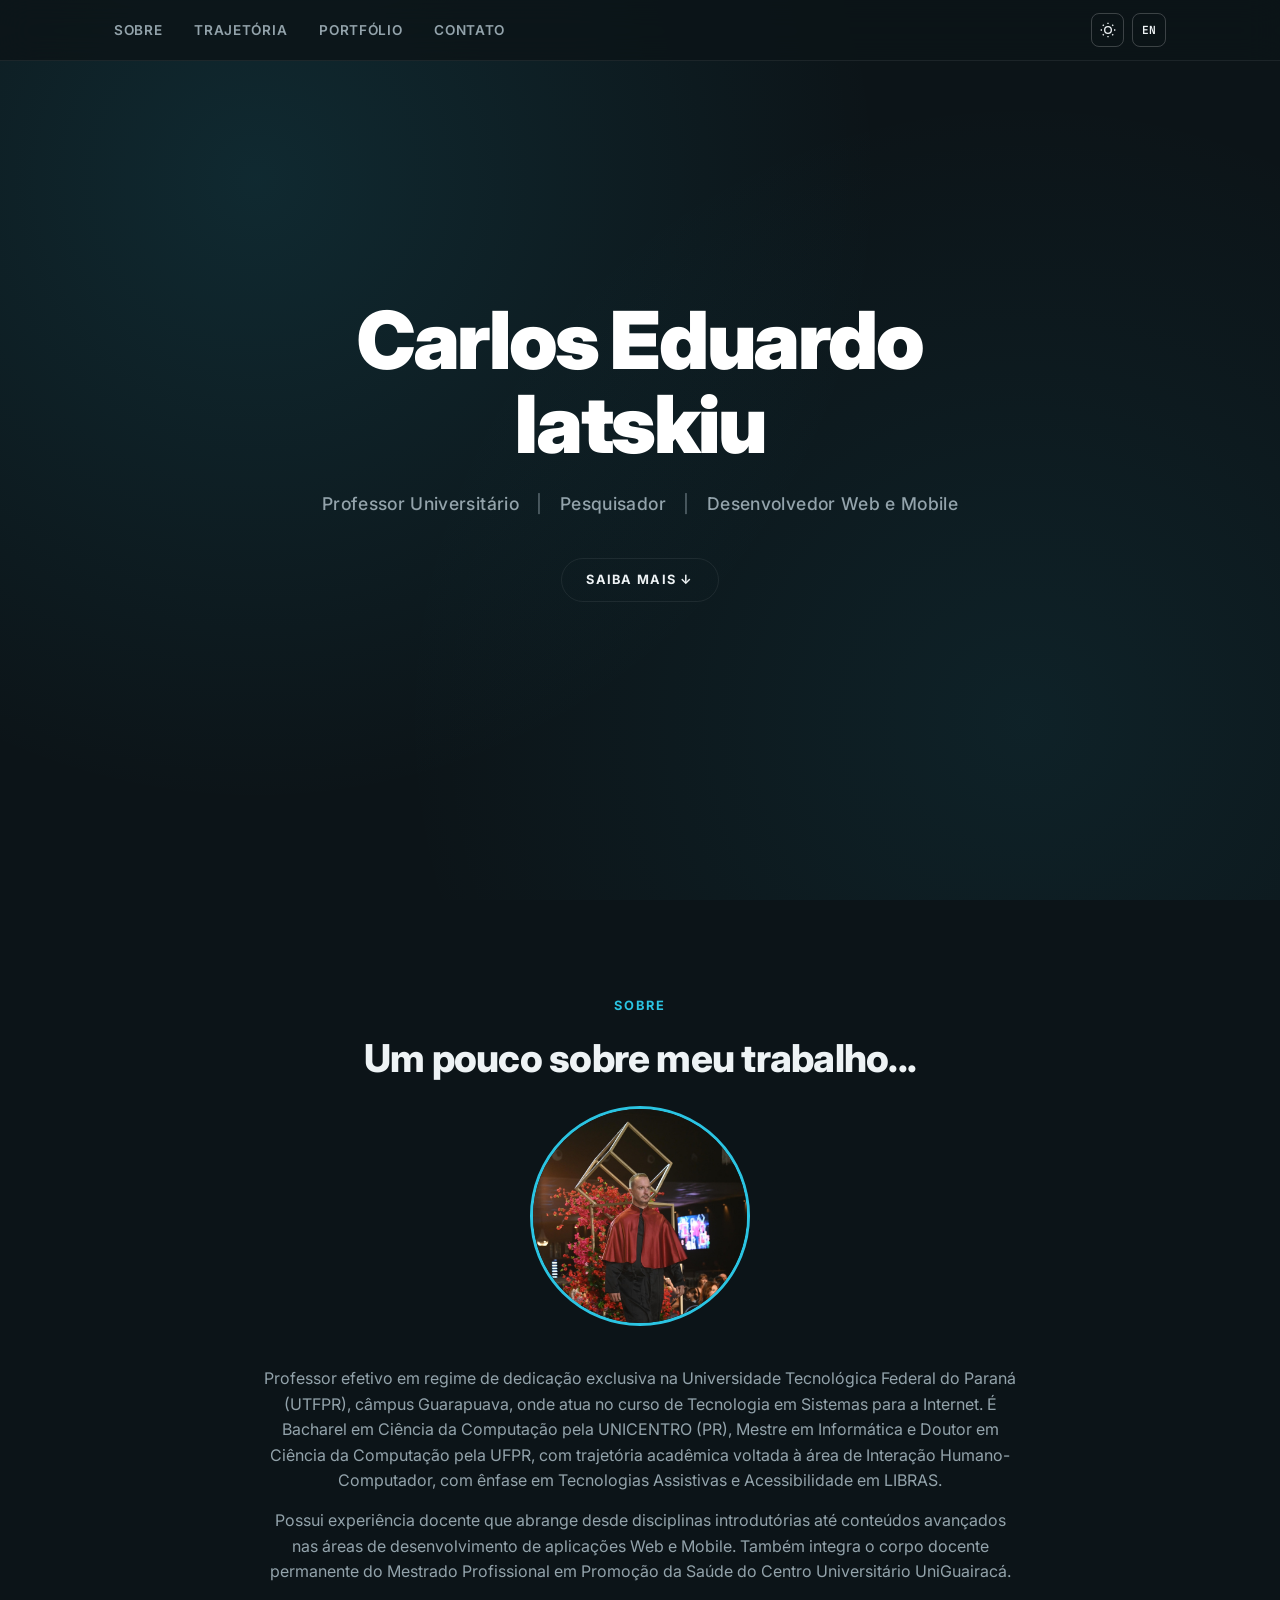
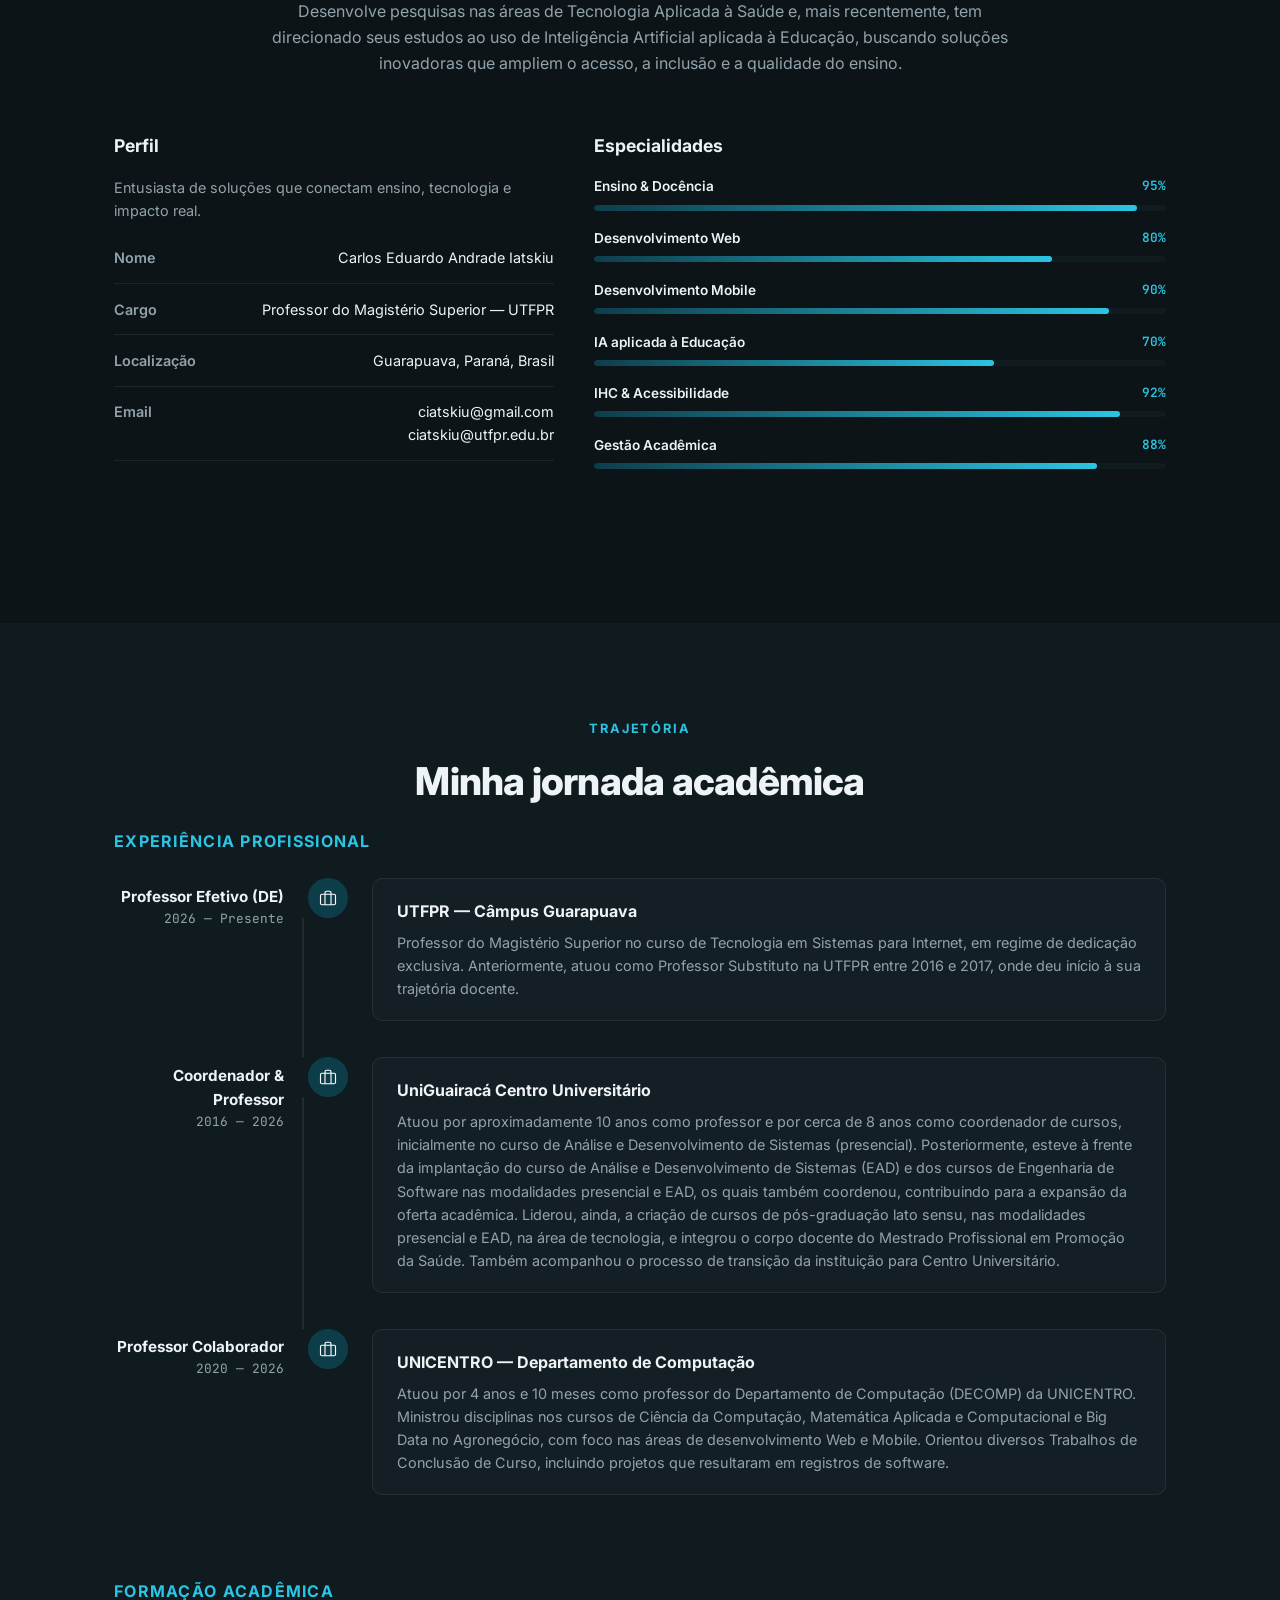
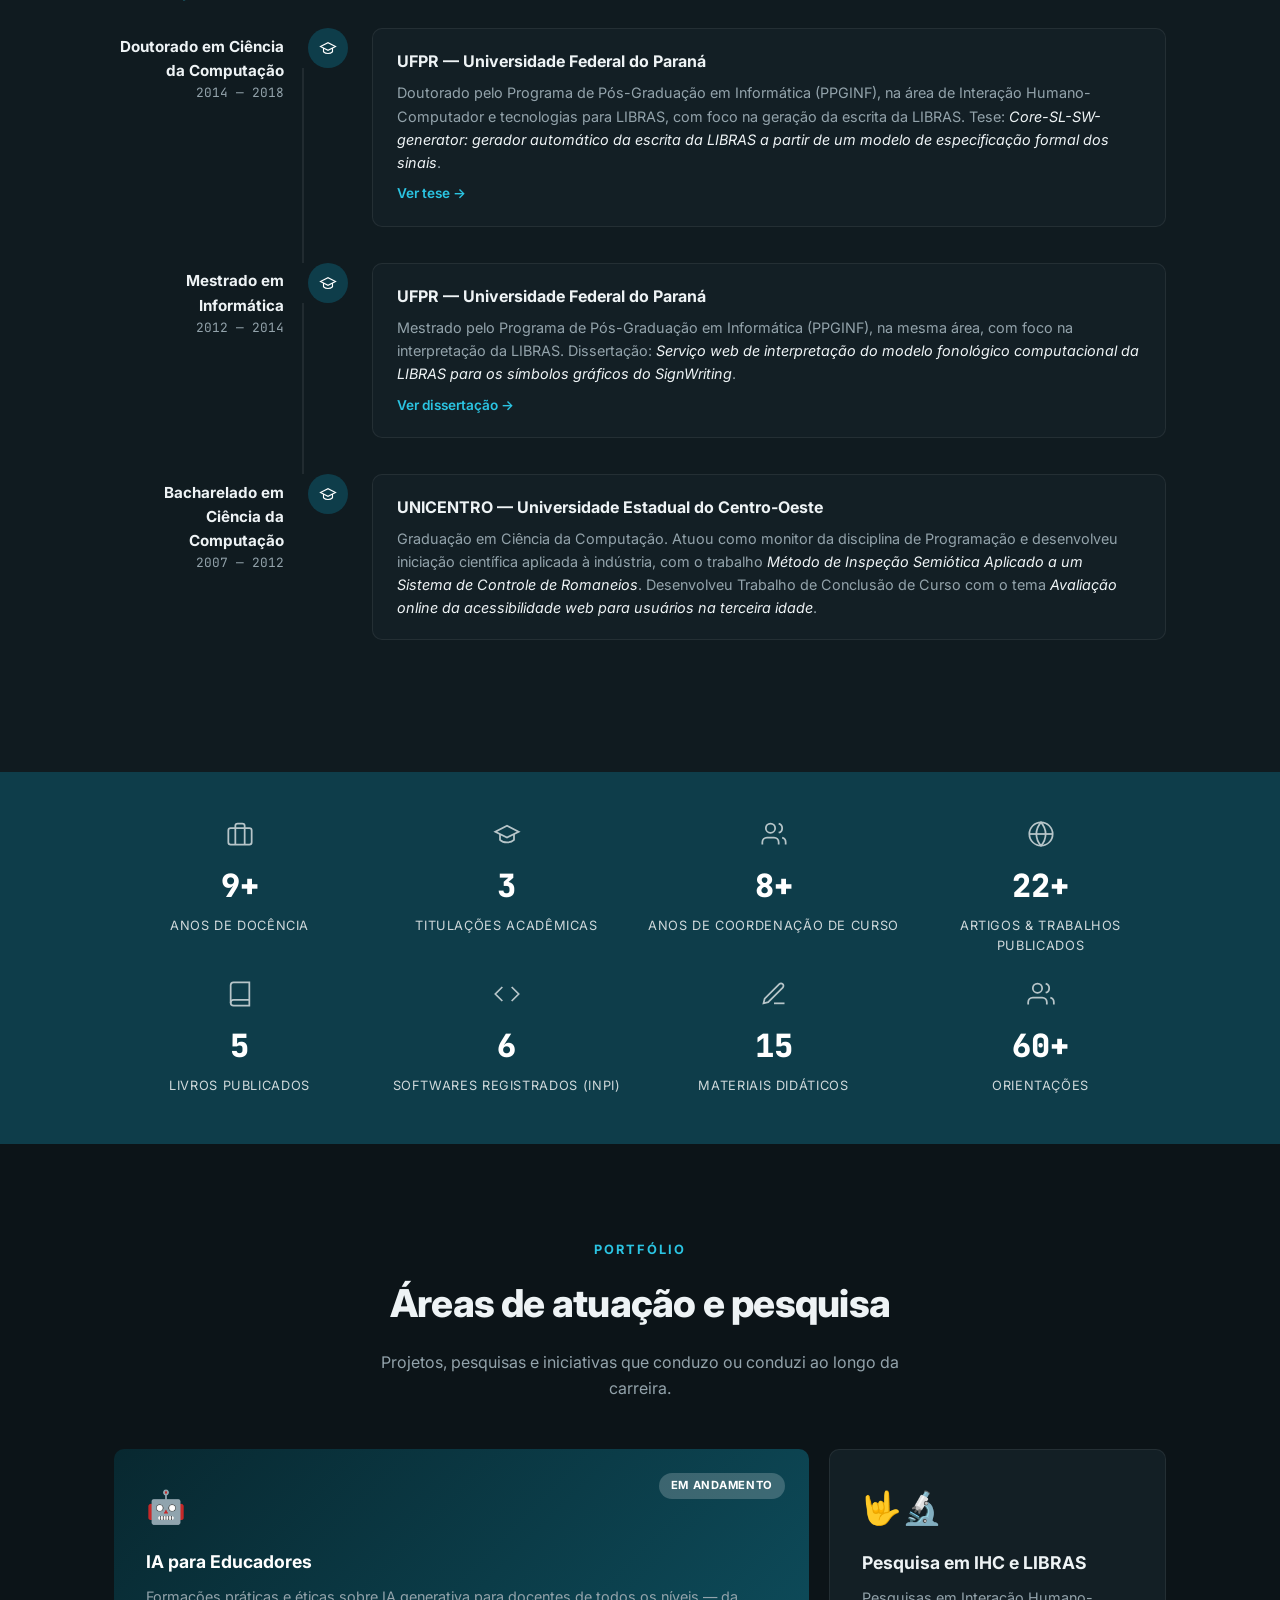
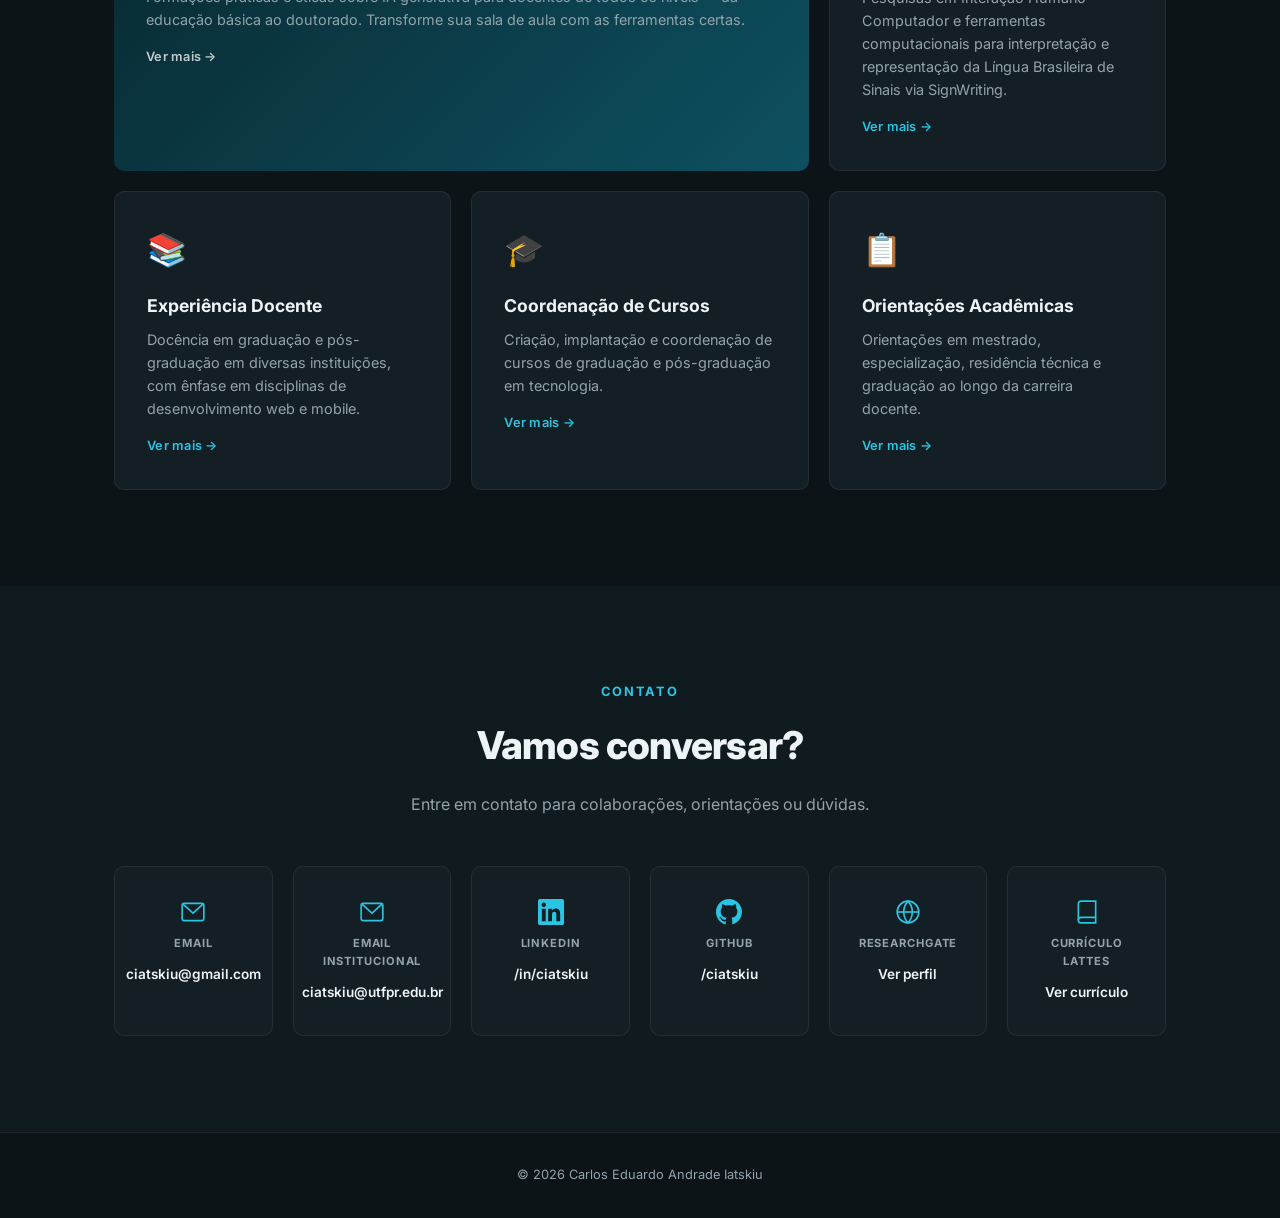
<file: index.html>
<!DOCTYPE html>
<html lang="pt-BR">
<head>
  <meta charset="UTF-8">
  <meta name="viewport" content="width=device-width, initial-scale=1.0">
  <title>Carlos Eduardo Iatskiu — Professor &amp; Pesquisador</title>
  <meta name="description" content="Professor na UTFPR-Guarapuava. Pesquisador em IHC, IA para Educação e tecnologias para LIBRAS.">
  <link rel="icon" type="image/svg+xml" href="img/favicon.svg">
  <link rel="stylesheet" href="css/style.css">
  <link rel="preconnect" href="https://fonts.googleapis.com">
  <link rel="preconnect" href="https://fonts.gstatic.com" crossorigin>
  <link href="https://fonts.googleapis.com/css2?family=Inter:wght@400;500;600;700;800;900&family=JetBrains+Mono:wght@400;500;600&display=swap" rel="stylesheet">
</head>
<body>
  <!-- Header -->
  <header class="header">
    <nav class="nav container">
      <ul class="nav__menu" id="nav-menu">
        <li><a href="#about" class="nav__link" data-i18n="nav.about">Sobre</a></li>
        <li><a href="#resume" class="nav__link" data-i18n="nav.resume">Trajetória</a></li>
        <li><a href="#portfolio" class="nav__link" data-i18n="nav.portfolio">Portfólio</a></li>
        <li><a href="#contact" class="nav__link" data-i18n="nav.contact">Contato</a></li>
      </ul>
      <div class="nav__actions">
        <button class="btn-icon" id="theme-toggle" aria-label="Alternar tema">
          <svg class="icon icon--sun" viewBox="0 0 24 24" fill="none" stroke="currentColor" stroke-width="2"><circle cx="12" cy="12" r="5"/><line x1="12" y1="1" x2="12" y2="3"/><line x1="12" y1="21" x2="12" y2="23"/><line x1="4.22" y1="4.22" x2="5.64" y2="5.64"/><line x1="18.36" y1="18.36" x2="19.78" y2="19.78"/><line x1="1" y1="12" x2="3" y2="12"/><line x1="21" y1="12" x2="23" y2="12"/><line x1="4.22" y1="19.78" x2="5.64" y2="18.36"/><line x1="18.36" y1="5.64" x2="19.78" y2="4.22"/></svg>
          <svg class="icon icon--moon" viewBox="0 0 24 24" fill="none" stroke="currentColor" stroke-width="2"><path d="M21 12.79A9 9 0 1 1 11.21 3 7 7 0 0 0 21 12.79z"/></svg>
        </button>
        <button class="btn-icon" id="lang-toggle" aria-label="Switch language">
          <span class="lang-label">EN</span>
        </button>
        <button class="btn-icon nav__toggle" id="nav-toggle" aria-label="Menu">
          <svg viewBox="0 0 24 24" fill="none" stroke="currentColor" stroke-width="2"><line x1="3" y1="6" x2="21" y2="6"/><line x1="3" y1="12" x2="21" y2="12"/><line x1="3" y1="18" x2="21" y2="18"/></svg>
        </button>
      </div>
    </nav>
  </header>

  <main>
    <!-- Hero -->
    <section class="hero" id="hero">
      <div class="hero__bg"></div>
      <div class="hero__content">
        <h1 class="hero__name">Carlos Eduardo<br>Iatskiu</h1>
        <p class="hero__role">
          <span data-i18n="hero.role1">Professor Universitário</span>
          <span class="hero__sep">|</span>
          <span data-i18n="hero.role2">Pesquisador</span>
          <span class="hero__sep">|</span>
          <span data-i18n="hero.role3">Desenvolvedor Web e Mobile</span>
        </p>
        <a href="#about" class="hero__scroll" data-i18n="hero.scroll">Saiba mais ↓</a>
      </div>
    </section>

    <!-- About -->
    <section class="section" id="about">
      <div class="container">
        <p class="section__eyebrow" data-i18n="about.eyebrow">Sobre</p>
        <h2 class="section__title" data-i18n="about.title">Um pouco sobre meu trabalho...</h2>

        <div class="about__intro">
          <div class="about__avatar">
            <img src="img/perfil.jpeg" alt="Carlos Eduardo Iatskiu">
          </div>
          <div class="about__intro-text">
            <p data-i18n="about.intro">Professor efetivo com dedicação exclusiva na UTFPR, câmpus Guarapuava, lotado no curso de Tecnologia em Sistemas para a Internet. Bacharel em Ciência da Computação pela UNICENTRO (PR), Mestre em Informática e Doutor em Ciência da Computação pela UFPR, com pesquisa em Interação Humano-Computador e foco em Tecnologias Assistivas e Acessibilidade em LIBRAS.</p>
            <p data-i18n="about.intro2">Atua como docente em disciplinas do básico ao avançado na área de Desenvolvimento de Aplicações Web e Mobile, e é professor permanente do Mestrado Profissional em Promoção da Saúde do Centro Universitário UniGuairacá.</p>
            <p data-i18n="about.intro3">Tem forte atuação em pesquisa nas áreas de Tecnologia Aplicada à Saúde e, atualmente, no uso de Inteligência Artificial aplicada à Educação.</p>
          </div>
        </div>

        <div class="about__grid">
          <div class="profile-card">
            <h3 data-i18n="about.profile_title">Perfil</h3>
            <p class="profile-card__tagline" data-i18n="about.profile_tagline">Professor por vocação, pesquisador por curiosidade.</p>
            <dl class="profile-list">
              <div class="profile-list__row">
                <dt data-i18n="about.label_name">Nome</dt>
                <dd>Carlos Eduardo Andrade Iatskiu</dd>
              </div>
              <div class="profile-list__row">
                <dt data-i18n="about.label_role">Cargo</dt>
                <dd data-i18n="about.value_role">Professor do Magistério Superior — UTFPR</dd>
              </div>
              <div class="profile-list__row">
                <dt data-i18n="about.label_location">Localização</dt>
                <dd>Guarapuava, Paraná, Brasil</dd>
              </div>
              <div class="profile-list__row">
                <dt data-i18n="about.label_email">Email</dt>
                <dd>ciatskiu@gmail.com<br>ciatskiu@utfpr.edu.br</dd>
              </div>
            </dl>
          </div>

          <div class="skills-card">
            <h3 data-i18n="about.skills_title">Especialidades</h3>
            <div class="skill-bar">
              <div class="skill-bar__head"><span data-i18n="about.skill1">Ensino & Docência</span><span>95%</span></div>
              <div class="skill-bar__track"><div class="skill-bar__fill" style="--pct:95%"></div></div>
            </div>
            <div class="skill-bar">
              <div class="skill-bar__head"><span data-i18n="about.skill2">Desenvolvimento Web</span><span>80%</span></div>
              <div class="skill-bar__track"><div class="skill-bar__fill" style="--pct:80%"></div></div>
            </div>
            <div class="skill-bar">
              <div class="skill-bar__head"><span data-i18n="about.skill3">Desenvolvimento Mobile</span><span>90%</span></div>
              <div class="skill-bar__track"><div class="skill-bar__fill" style="--pct:90%"></div></div>
            </div>
            <div class="skill-bar">
              <div class="skill-bar__head"><span data-i18n="about.skill4">IA aplicada à Educação</span><span>70%</span></div>
              <div class="skill-bar__track"><div class="skill-bar__fill" style="--pct:70%"></div></div>
            </div>
            <div class="skill-bar">
              <div class="skill-bar__head"><span data-i18n="about.skill5">IHC & Acessibilidade</span><span>92%</span></div>
              <div class="skill-bar__track"><div class="skill-bar__fill" style="--pct:92%"></div></div>
            </div>
            <div class="skill-bar">
              <div class="skill-bar__head"><span data-i18n="about.skill6">Gestão Acadêmica</span><span>88%</span></div>
              <div class="skill-bar__track"><div class="skill-bar__fill" style="--pct:88%"></div></div>
            </div>
          </div>
        </div>
      </div>
    </section>

    <!-- Resume / Timeline -->
    <section class="section section--alt" id="resume">
      <div class="container">
        <p class="section__eyebrow" data-i18n="resume.eyebrow">Trajetória</p>
        <h2 class="section__title" data-i18n="resume.title">Minha jornada acadêmica</h2>

        <h3 class="timeline-group__title" data-i18n="resume.experience_title">Experiência Profissional</h3>
        <div class="timeline">
          <div class="timeline__item">
            <div class="timeline__date">
              <strong data-i18n="resume.exp1_role">Professor Efetivo (DE)</strong>
              <span>2026 — <span data-i18n="resume.present">Presente</span></span>
            </div>
            <div class="timeline__icon">
              <svg viewBox="0 0 24 24" fill="none" stroke="currentColor" stroke-width="1.5"><rect x="2" y="7" width="20" height="14" rx="2"/><path d="M16 21V5a2 2 0 0 0-2-2h-4a2 2 0 0 0-2 2v16"/></svg>
            </div>
            <div class="timeline__content">
              <h4 data-i18n="resume.exp1_place">UTFPR — Câmpus Guarapuava</h4>
              <p data-i18n="resume.exp1_desc">Professor do Magistério Superior no curso de Tecnologia em Sistemas para Internet, em dedicação exclusiva.</p>
            </div>
          </div>

          <div class="timeline__item">
            <div class="timeline__date">
              <strong data-i18n="resume.exp2_role">Coordenador & Professor</strong>
              <span>2016 — 2026</span>
            </div>
            <div class="timeline__icon">
              <svg viewBox="0 0 24 24" fill="none" stroke="currentColor" stroke-width="1.5"><rect x="2" y="7" width="20" height="14" rx="2"/><path d="M16 21V5a2 2 0 0 0-2-2h-4a2 2 0 0 0-2 2v16"/></svg>
            </div>
            <div class="timeline__content">
              <h4 data-i18n="resume.exp2_place">UniGuairacá Centro Universitário</h4>
              <p data-i18n="resume.exp2_desc">Quase 10 anos como professor e cerca de 8 anos como coordenador dos cursos de Análise e Desenvolvimento de Sistemas e Engenharia de Software. Liderou a criação de cursos de pós-graduação lato sensu e acompanhou a transição da instituição para Centro Universitário.</p>
            </div>
          </div>

          <div class="timeline__item">
            <div class="timeline__date">
              <strong data-i18n="resume.exp3_role">Professor Colaborador</strong>
              <span>2020 — 2026</span>
            </div>
            <div class="timeline__icon">
              <svg viewBox="0 0 24 24" fill="none" stroke="currentColor" stroke-width="1.5"><rect x="2" y="7" width="20" height="14" rx="2"/><path d="M16 21V5a2 2 0 0 0-2-2h-4a2 2 0 0 0-2 2v16"/></svg>
            </div>
            <div class="timeline__content">
              <h4 data-i18n="resume.exp3_place">UNICENTRO — Dept. de Computação</h4>
              <p data-i18n="resume.exp3_desc">4 anos e 10 meses como professor na mesma instituição onde se formou em Ciência da Computação, contribuindo para a formação de novos profissionais.</p>
            </div>
          </div>
        </div>

        <h3 class="timeline-group__title" data-i18n="resume.education_title">Formação Acadêmica</h3>
        <div class="timeline">
          <div class="timeline__item">
            <div class="timeline__date">
              <strong data-i18n="resume.edu1_role">Doutorado em Ciência da Computação</strong>
              <span>2014 — 2018</span>
            </div>
            <div class="timeline__icon">
              <svg viewBox="0 0 24 24" fill="none" stroke="currentColor" stroke-width="1.5"><path d="M22 10L12 5 2 10l10 5 10-5z"/><path d="M6 12v5c3 3 9 3 12 0v-5"/></svg>
            </div>
            <div class="timeline__content">
              <h4>UFPR — Universidade Federal do Paraná</h4>
              <p data-i18n="resume.edu1_desc">Doutorado pelo Programa de Pós-Graduação em Informática (PPGINF), na área de Interação Humano-Computador e tecnologias para LIBRAS, com foco na geração da escrita da LIBRAS. Tese: <em>Core-SL-SW-generator: gerador automático da escrita da LIBRAS a partir de um modelo de especificação formal dos sinais</em>.</p>
              <a href="https://acervodigital.ufpr.br/handle/1884/59384" target="_blank" rel="noopener" class="timeline__link" data-i18n="resume.edu1_link">Ver tese →</a>
            </div>
          </div>

          <div class="timeline__item">
            <div class="timeline__date">
              <strong data-i18n="resume.edu2_role">Mestrado em Informática</strong>
              <span>2012 — 2014</span>
            </div>
            <div class="timeline__icon">
              <svg viewBox="0 0 24 24" fill="none" stroke="currentColor" stroke-width="1.5"><path d="M22 10L12 5 2 10l10 5 10-5z"/><path d="M6 12v5c3 3 9 3 12 0v-5"/></svg>
            </div>
            <div class="timeline__content">
              <h4>UFPR — Universidade Federal do Paraná</h4>
              <p data-i18n="resume.edu2_desc">Mestrado pelo Programa de Pós-Graduação em Informática (PPGINF), na mesma área, com foco na interpretação da LIBRAS. Dissertação: <em>Serviço web de interpretação do modelo fonológico computacional da LIBRAS para os símbolos gráficos do SignWriting</em>.</p>
              <a href="https://acervodigital.ufpr.br/xmlui/handle/1884/35199" target="_blank" rel="noopener" class="timeline__link" data-i18n="resume.edu2_link">Ver dissertação →</a>
            </div>
          </div>

          <div class="timeline__item">
            <div class="timeline__date">
              <strong data-i18n="resume.edu3_role">Bacharelado em Ciência da Computação</strong>
              <span>2007 — 2012</span>
            </div>
            <div class="timeline__icon">
              <svg viewBox="0 0 24 24" fill="none" stroke="currentColor" stroke-width="1.5"><path d="M22 10L12 5 2 10l10 5 10-5z"/><path d="M6 12v5c3 3 9 3 12 0v-5"/></svg>
            </div>
            <div class="timeline__content">
              <h4>UNICENTRO — Universidade Estadual do Centro-Oeste</h4>
              <p data-i18n="resume.edu3_desc">Graduação em Ciência da Computação. Atuou como monitor da disciplina de Programação e desenvolveu iniciação científica aplicada à indústria, com o trabalho <em>Método de Inspeção Semiótica Aplicado a um Sistema de Controle de Romaneios</em>. Desenvolveu Trabalho de Conclusão de Curso com o tema <em>Avaliação online da acessibilidade web para usuários na terceira idade</em>.</p>
            </div>
          </div>
        </div>
      </div>
    </section>

    <!-- Stats band -->
    <section class="stats">
      <div class="container stats__grid">
        <div class="stat">
          <svg viewBox="0 0 24 24" fill="none" stroke="currentColor" stroke-width="1.5"><rect x="2" y="7" width="20" height="14" rx="2"/><path d="M16 21V5a2 2 0 0 0-2-2h-4a2 2 0 0 0-2 2v16"/></svg>
          <span class="stat__num">9+</span>
          <span class="stat__label" data-i18n="stats.years">Anos de docência</span>
        </div>
        <div class="stat">
          <svg viewBox="0 0 24 24" fill="none" stroke="currentColor" stroke-width="1.5"><path d="M22 10L12 5 2 10l10 5 10-5z"/><path d="M6 12v5c3 3 9 3 12 0v-5"/></svg>
          <span class="stat__num">3</span>
          <span class="stat__label" data-i18n="stats.degrees">Titulações acadêmicas</span>
        </div>
        <div class="stat">
          <svg viewBox="0 0 24 24" fill="none" stroke="currentColor" stroke-width="1.5"><path d="M16 21v-2a4 4 0 0 0-4-4H6a4 4 0 0 0-4 4v2"/><circle cx="9" cy="7" r="4"/><path d="M22 21v-2a4 4 0 0 0-3-3.87M16 3.13a4 4 0 0 1 0 7.75"/></svg>
          <span class="stat__num">8+</span>
          <span class="stat__label" data-i18n="stats.coordination">Anos de coordenação de curso</span>
        </div>
        <div class="stat">
          <svg viewBox="0 0 24 24" fill="none" stroke="currentColor" stroke-width="1.5"><circle cx="12" cy="12" r="10"/><line x1="2" y1="12" x2="22" y2="12"/><path d="M12 2a15.3 15.3 0 0 1 4 10 15.3 15.3 0 0 1-4 10 15.3 15.3 0 0 1-4-10 15.3 15.3 0 0 1 4-10z"/></svg>
          <span class="stat__num">22+</span>
          <span class="stat__label" data-i18n="stats.publications">Artigos &amp; trabalhos publicados</span>
        </div>
        <div class="stat">
          <svg viewBox="0 0 24 24" fill="none" stroke="currentColor" stroke-width="1.5"><path d="M4 19.5A2.5 2.5 0 0 1 6.5 17H20"/><path d="M6.5 2H20v20H6.5A2.5 2.5 0 0 1 4 19.5v-15A2.5 2.5 0 0 1 6.5 2z"/></svg>
          <span class="stat__num">5</span>
          <span class="stat__label" data-i18n="stats.books">Livros publicados</span>
        </div>
        <div class="stat">
          <svg viewBox="0 0 24 24" fill="none" stroke="currentColor" stroke-width="1.5"><polyline points="16 18 22 12 16 6"/><polyline points="8 6 2 12 8 18"/></svg>
          <span class="stat__num">6</span>
          <span class="stat__label" data-i18n="stats.software">Softwares registrados (INPI)</span>
        </div>
        <div class="stat">
          <svg viewBox="0 0 24 24" fill="none" stroke="currentColor" stroke-width="1.5"><path d="M12 20h9"/><path d="M16.5 3.5a2.121 2.121 0 0 1 3 3L7 19l-4 1 1-4L16.5 3.5z"/></svg>
          <span class="stat__num">15</span>
          <span class="stat__label" data-i18n="stats.didactic">Materiais didáticos</span>
        </div>
        <div class="stat">
          <svg viewBox="0 0 24 24" fill="none" stroke="currentColor" stroke-width="1.5"><path d="M17 21v-2a4 4 0 0 0-4-4H5a4 4 0 0 0-4 4v2"/><circle cx="9" cy="7" r="4"/><path d="M23 21v-2a4 4 0 0 0-3-3.87"/><path d="M16 3.13a4 4 0 0 1 0 7.75"/></svg>
          <span class="stat__num">60+</span>
          <span class="stat__label" data-i18n="stats.advising">Orientações</span>
        </div>
      </div>
    </section>

    <!-- Portfolio -->
    <section class="section" id="portfolio">
      <div class="container">
        <p class="section__eyebrow" data-i18n="portfolio.eyebrow">Portfólio</p>
        <h2 class="section__title" data-i18n="portfolio.title">Áreas de atuação e pesquisa</h2>
        <p class="section__subtitle" data-i18n="portfolio.subtitle">Projetos, pesquisas e iniciativas que conduzo ou conduzi ao longo da carreira.</p>
        <div class="projects">
          <article class="project-card project-card--featured" id="card-p1">
            <div class="project-card__icon">🤖</div>
            <span class="project-card__badge" data-i18n="portfolio.badge_new">Em andamento</span>
            <h3 data-i18n="portfolio.p1_title">IA para Educadores</h3>
            <p data-i18n="portfolio.p1_desc">Formações práticas e éticas sobre IA generativa para docentes de todos os níveis — da educação básica ao doutorado. Transforme sua sala de aula com as ferramentas certas.</p>
          </article>

          <article class="project-card" id="card-p2">
            <div class="project-card__icon">🤟🔬</div>
            <h3 data-i18n="portfolio.p2_title">Pesquisa em IHC e LIBRAS</h3>
            <p data-i18n="portfolio.p2_desc">Pesquisas em Interação Humano-Computador e ferramentas computacionais para interpretação e representação da Língua Brasileira de Sinais via SignWriting.</p>
          </article>

          <article class="project-card" id="card-p3">
            <div class="project-card__icon">📚</div>
            <h3 data-i18n="portfolio.p3_title">Experiência Docente</h3>
            <p data-i18n="portfolio.p3_desc">Docência em graduação e pós-graduação em diversas instituições, com ênfase em disciplinas de desenvolvimento web e mobile.</p>
          </article>

          <article class="project-card" id="card-p4">
            <div class="project-card__icon">🎓</div>
            <h3 data-i18n="portfolio.p4_title">Coordenação de Cursos</h3>
            <p data-i18n="portfolio.p4_desc">Criação, implantação e coordenação de cursos de graduação e pós-graduação em tecnologia.</p>
          </article>

          <article class="project-card" id="card-p5">
            <div class="project-card__icon">📋</div>
            <h3 data-i18n="portfolio.p5_title">Orientações Acadêmicas</h3>
            <p data-i18n="portfolio.p5_desc">Orientações em mestrado, especialização, residência técnica e graduação ao longo da carreira docente.</p>
          </article>
        </div>
      </div>
    </section>

    <!-- Contact -->
    <section class="section section--alt" id="contact">
      <div class="container">
        <p class="section__eyebrow" data-i18n="contact.eyebrow">Contato</p>
        <h2 class="section__title" data-i18n="contact.title">Vamos conversar?</h2>
        <p class="section__subtitle" data-i18n="contact.subtitle">Entre em contato para colaborações, orientações ou dúvidas.</p>

        <div class="contact-grid">
          <a href="mailto:ciatskiu@gmail.com" class="contact-card">
            <svg viewBox="0 0 24 24" fill="none" stroke="currentColor" stroke-width="1.5"><rect x="2" y="4" width="20" height="16" rx="2"/><polyline points="22,4 12,13 2,4"/></svg>
            <span class="contact-card__label">Email</span>
            <span class="contact-card__value">ciatskiu@gmail.com</span>
          </a>

          <a href="mailto:ciatskiu@utfpr.edu.br" class="contact-card">
            <svg viewBox="0 0 24 24" fill="none" stroke="currentColor" stroke-width="1.5"><rect x="2" y="4" width="20" height="16" rx="2"/><polyline points="22,4 12,13 2,4"/></svg>
            <span class="contact-card__label" data-i18n="contact.email_inst">Email Institucional</span>
            <span class="contact-card__value">ciatskiu@utfpr.edu.br</span>
          </a>

          <a href="https://www.linkedin.com/in/ciatskiu" target="_blank" rel="noopener" class="contact-card">
            <svg viewBox="0 0 24 24" fill="currentColor"><path d="M20.447 20.452h-3.554v-5.569c0-1.328-.027-3.037-1.852-3.037-1.853 0-2.136 1.445-2.136 2.939v5.667H9.351V9h3.414v1.561h.046c.477-.9 1.637-1.85 3.37-1.85 3.601 0 4.267 2.37 4.267 5.455v6.286zM5.337 7.433a2.062 2.062 0 01-2.063-2.065 2.064 2.064 0 112.063 2.065zm1.782 13.019H3.555V9h3.564v11.452zM22.225 0H1.771C.792 0 0 .774 0 1.729v20.542C0 23.227.792 24 1.771 24h20.451C23.2 24 24 23.227 24 22.271V1.729C24 .774 23.2 0 22.222 0h.003z"/></svg>
            <span class="contact-card__label">LinkedIn</span>
            <span class="contact-card__value">/in/ciatskiu</span>
          </a>

          <a href="https://github.com/ciatskiu" target="_blank" rel="noopener" class="contact-card">
            <svg viewBox="0 0 24 24" fill="currentColor"><path d="M12 0C5.37 0 0 5.37 0 12c0 5.31 3.435 9.795 8.205 11.385.6.105.825-.255.825-.57 0-.285-.015-1.23-.015-2.235-3.015.555-3.795-.735-4.035-1.41-.135-.345-.72-1.41-1.23-1.695-.42-.225-1.02-.78-.015-.795.945-.015 1.62.87 1.845 1.23 1.08 1.815 2.805 1.305 3.495.99.105-.78.42-1.305.765-1.605-2.67-.3-5.46-1.335-5.46-5.925 0-1.305.465-2.385 1.23-3.225-.12-.3-.54-1.53.12-3.18 0 0 1.005-.315 3.3 1.23.96-.27 1.98-.405 3-.405s2.04.135 3 .405c2.295-1.56 3.3-1.23 3.3-1.23.66 1.65.24 2.88.12 3.18.765.84 1.23 1.905 1.23 3.225 0 4.605-2.805 5.625-5.475 5.925.435.375.81 1.095.81 2.22 0 1.605-.015 2.895-.015 3.3 0 .315.225.69.825.57A12.02 12.02 0 0 0 24 12c0-6.63-5.37-12-12-12z"/></svg>
            <span class="contact-card__label">GitHub</span>
            <span class="contact-card__value">/ciatskiu</span>
          </a>

          <a href="https://www.researchgate.net/profile/Carlos-Eduardo-Andrade-Iatskiu" target="_blank" rel="noopener" class="contact-card">
            <svg viewBox="0 0 24 24" fill="none" stroke="currentColor" stroke-width="1.5"><circle cx="12" cy="12" r="10"/><line x1="2" y1="12" x2="22" y2="12"/><path d="M12 2a15.3 15.3 0 0 1 4 10 15.3 15.3 0 0 1-4 10 15.3 15.3 0 0 1-4-10 15.3 15.3 0 0 1 4-10z"/></svg>
            <span class="contact-card__label">ResearchGate</span>
            <span class="contact-card__value" data-i18n="contact.rg_value">Ver perfil</span>
          </a>

          <a href="http://lattes.cnpq.br/7482735124269758" target="_blank" rel="noopener" class="contact-card">
            <svg viewBox="0 0 24 24" fill="none" stroke="currentColor" stroke-width="1.5"><path d="M4 19.5A2.5 2.5 0 0 1 6.5 17H20"/><path d="M6.5 2H20v20H6.5A2.5 2.5 0 0 1 4 19.5v-15A2.5 2.5 0 0 1 6.5 2z"/></svg>
            <span class="contact-card__label" data-i18n="contact.lattes">Currículo Lattes</span>
            <span class="contact-card__value" data-i18n="contact.lattes_value">Ver currículo</span>
          </a>
        </div>
      </div>
    </section>
  </main>

  <footer class="footer">
    <div class="container">
      <p>&copy; 2026 Carlos Eduardo Andrade Iatskiu</p>
    </div>
  </footer>

  <script src="js/i18n.js"></script>
  <script src="js/main.js"></script>
  <script src="js/modal.js" onerror=""></script>
</body>
</html>
</file>
<file: css/style.css>
/* ===== Custom Properties ===== */
:root {
  --bg: #ffffff;
  --bg-alt: #f4f5f7;
  --text: #102a36;
  --text-secondary: #5b6670;
  --accent: #1aa6c1;
  --accent-dark: #0e3d4a;
  --card-bg: #ffffff;
  --card-border: rgba(16, 42, 54, 0.08);
  --shadow: 0 1px 2px rgba(16, 42, 54, 0.04);
  --shadow-lg: 0 12px 30px rgba(16, 42, 54, 0.08);
  --header-bg: rgba(255, 255, 255, 0.85);
  --radius: 10px;
  --transition: 0.3s cubic-bezier(0.4, 0, 0.2, 1);
  --font: 'Inter', system-ui, -apple-system, sans-serif;
  --mono: 'JetBrains Mono', monospace;
}

[data-theme="dark"] {
  --bg: #0c1418;
  --bg-alt: #101b20;
  --text: #eef3f5;
  --text-secondary: #93a3ab;
  --accent: #2bc4e2;
  --accent-dark: #0e3d4a;
  --card-bg: #131f25;
  --card-border: rgba(255, 255, 255, 0.07);
  --shadow: 0 1px 2px rgba(0, 0, 0, 0.3);
  --shadow-lg: 0 12px 30px rgba(0, 0, 0, 0.4);
  --header-bg: rgba(12, 20, 24, 0.85);
}

/* ===== Reset ===== */
*, *::before, *::after { box-sizing: border-box; margin: 0; padding: 0; }
html { scroll-behavior: smooth; scroll-padding-top: 4rem; }

body {
  font-family: var(--font);
  background: var(--bg);
  color: var(--text);
  line-height: 1.6;
  transition: background var(--transition), color var(--transition);
  -webkit-font-smoothing: antialiased;
}

a { color: var(--accent); text-decoration: none; transition: color var(--transition); }

.container { max-width: 1100px; margin: 0 auto; padding: 0 1.5rem; }

.section { padding: 6rem 0; }
.section--alt { background: var(--bg-alt); }

.section__eyebrow {
  color: var(--accent);
  font-weight: 700;
  font-size: 0.8rem;
  text-transform: uppercase;
  letter-spacing: 0.15em;
  text-align: center;
  margin-bottom: 0.75rem;
}

.section__title {
  font-size: clamp(1.75rem, 3vw, 2.5rem);
  font-weight: 800;
  letter-spacing: -0.02em;
  text-align: center;
  max-width: 700px;
  margin: 0 auto 1rem;
}

.section__subtitle {
  text-align: center;
  color: var(--text-secondary);
  max-width: 560px;
  margin: 0 auto 3rem;
}

.portfolio__wip {
  text-align: center;
  font-size: 0.8rem;
  color: var(--text-secondary);
  opacity: 0.7;
  margin-top: -2rem;
  margin-bottom: 3rem;
}

/* ===== Header ===== */
.header {
  position: fixed;
  top: 0;
  left: 0;
  width: 100%;
  z-index: 100;
  background: var(--header-bg);
  backdrop-filter: blur(16px);
  -webkit-backdrop-filter: blur(16px);
  border-bottom: 1px solid var(--card-border);
}

.nav {
  display: flex;
  align-items: center;
  justify-content: space-between;
  height: 3.75rem;
}

.nav__logo {
  font-weight: 800;
  font-size: 1.1rem;
  color: var(--text);
  font-family: var(--mono);
  letter-spacing: 0.05em;
}

.nav__menu {
  display: flex;
  list-style: none;
  gap: 2rem;
}

.nav__link {
  color: var(--text-secondary);
  font-size: 0.85rem;
  font-weight: 600;
  text-transform: uppercase;
  letter-spacing: 0.05em;
  transition: color var(--transition);
}
.nav__link:hover { color: var(--accent); }

.nav__actions { display: flex; align-items: center; gap: 0.5rem; }

.btn-icon {
  background: none;
  border: 1px solid var(--card-border);
  color: var(--text-secondary);
  width: 2.1rem;
  height: 2.1rem;
  border-radius: 8px;
  display: flex;
  align-items: center;
  justify-content: center;
  cursor: pointer;
  transition: all var(--transition);
}
.btn-icon:hover { background: var(--bg-alt); color: var(--accent); }
.btn-icon svg { width: 16px; height: 16px; }

[data-theme="dark"] .btn-icon { color: #eef3f5; border-color: rgba(255,255,255,0.2); }
[data-theme="dark"] .btn-icon svg { stroke: #eef3f5; }

.lang-label { font-size: 0.7rem; font-weight: 700; font-family: var(--mono); }

.nav__toggle { display: none; }

.icon--sun { display: none; }
[data-theme="dark"] .icon--sun { display: block; }
[data-theme="dark"] .icon--moon { display: none; }

/* ===== Hero ===== */
.hero {
  position: relative;
  min-height: 100vh;
  display: flex;
  align-items: center;
  justify-content: center;
  overflow: hidden;
}

.hero__bg {
  position: absolute;
  inset: 0;
  background:
    radial-gradient(circle at 20% 20%, rgba(26, 166, 193, 0.15), transparent 50%),
    radial-gradient(circle at 80% 80%, rgba(14, 61, 74, 0.2), transparent 50%),
    linear-gradient(135deg, var(--accent-dark), var(--bg));
  z-index: -1;
}

[data-theme="dark"] .hero__bg {
  background:
    radial-gradient(circle at 20% 20%, rgba(43, 196, 226, 0.12), transparent 50%),
    radial-gradient(circle at 80% 80%, rgba(43, 196, 226, 0.08), transparent 50%),
    var(--bg);
}

.hero__content {
  text-align: center;
  padding: 6rem 1.5rem 3rem;
  max-width: 800px;
}

.hero__eyebrow {
  color: var(--accent);
  font-weight: 700;
  text-transform: uppercase;
  letter-spacing: 0.25em;
  font-size: 0.85rem;
  margin-bottom: 1.25rem;
}

.hero__name {
  font-size: clamp(2.75rem, 7vw, 5rem);
  font-weight: 900;
  letter-spacing: -0.03em;
  line-height: 1.05;
  margin-bottom: 1.5rem;
  color: var(--text);
}

[data-theme="dark"] .hero__name,
.hero__bg ~ .hero__content .hero__name { color: #fff; }

.hero__role {
  font-size: 1.1rem;
  color: rgba(255,255,255,0.85);
  font-weight: 500;
  margin-bottom: 2.5rem;
  letter-spacing: 0.02em;
}

[data-theme="dark"] .hero__role { color: var(--text-secondary); }

.hero__sep { margin: 0 0.75rem; opacity: 0.5; }

.hero__scroll {
  display: inline-block;
  border: 1.5px solid rgba(255,255,255,0.35);
  color: #fff;
  padding: 0.65rem 1.5rem;
  border-radius: 999px;
  font-size: 0.8rem;
  font-weight: 700;
  text-transform: uppercase;
  letter-spacing: 0.1em;
  transition: all var(--transition);
  margin-bottom: 3rem;
}
.hero__scroll:hover { background: rgba(255,255,255,0.1); color: #fff; }

[data-theme="dark"] .hero__scroll { border-color: var(--card-border); color: var(--text); }
[data-theme="dark"] .hero__scroll:hover { background: var(--card-bg); }


/* ===== Buttons ===== */
.btn {
  display: inline-flex;
  align-items: center;
  padding: 0.75rem 1.75rem;
  border-radius: 999px;
  font-weight: 700;
  font-size: 0.85rem;
  text-transform: uppercase;
  letter-spacing: 0.05em;
  transition: all var(--transition);
  border: 1.5px solid transparent;
  cursor: pointer;
}

.btn--primary {
  background: var(--accent-dark);
  color: #fff;
}
.btn--primary:hover { background: var(--accent); color: #fff; }

.btn--outline {
  border-color: var(--card-border);
  color: var(--text);
}
.btn--outline:hover { border-color: var(--accent); color: var(--accent); }

/* ===== About ===== */
.about__intro {
  display: flex;
  flex-direction: column;
  align-items: center;
  gap: 2rem;
  max-width: 760px;
  margin: 0 auto 3.5rem;
  text-align: center;
}

.about__intro-text { display: flex; flex-direction: column; gap: 0.9rem; padding-top: 0.5rem; }

.about__avatar {
  flex-shrink: 0;
  width: 220px;
  height: 220px;
  border-radius: 50%;
  overflow: hidden;
  border: 3px solid var(--accent);
  align-self: center;
}

.about__avatar img {
  width: 100%;
  height: 100%;
  object-fit: cover;
  object-position: center top;
}

.about__intro p { color: var(--text-secondary); }

.about__grid {
  display: grid;
  grid-template-columns: 1fr 1.3fr;
  gap: 2.5rem;
  margin-bottom: 2.5rem;
}

.profile-card h3, .skills-card h3 {
  font-size: 1.1rem;
  font-weight: 700;
  margin-bottom: 1rem;
}

.profile-card__tagline {
  color: var(--text-secondary);
  font-size: 0.9rem;
  margin-bottom: 1.5rem;
}

.profile-list { display: flex; flex-direction: column; gap: 0.85rem; }

.profile-list__row {
  display: flex;
  justify-content: space-between;
  gap: 1rem;
  padding-bottom: 0.85rem;
  border-bottom: 1px solid var(--card-border);
  font-size: 0.9rem;
}

.profile-list__row dt {
  color: var(--text-secondary);
  font-weight: 600;
  white-space: nowrap;
}

.profile-list__row dd { text-align: right; }

.skill-bar { margin-bottom: 1.1rem; }

.skill-bar__head {
  display: flex;
  justify-content: space-between;
  font-size: 0.85rem;
  font-weight: 600;
  margin-bottom: 0.4rem;
}

.skill-bar__head span:last-child {
  color: var(--accent);
  font-family: var(--mono);
  font-size: 0.8rem;
}

.skill-bar__track {
  height: 6px;
  background: var(--bg-alt);
  border-radius: 999px;
  overflow: hidden;
}

.skill-bar__fill {
  height: 100%;
  width: 0;
  background: linear-gradient(90deg, var(--accent-dark), var(--accent));
  border-radius: 999px;
  animation: fillBar 1.2s ease forwards;
  animation-delay: 0.2s;
}

@keyframes fillBar {
  to { width: var(--pct); }
}

.about__cta {
  display: flex;
  justify-content: center;
  gap: 1rem;
  flex-wrap: wrap;
}

/* ===== Timeline ===== */
.timeline-group__title {
  font-size: 1rem;
  font-weight: 700;
  text-transform: uppercase;
  letter-spacing: 0.08em;
  color: var(--accent);
  margin: 3rem 0 1.5rem;
}

.timeline-group__title:first-of-type { margin-top: 0; }

.timeline { display: flex; flex-direction: column; }

.timeline__item {
  display: grid;
  grid-template-columns: 170px 40px 1fr;
  gap: 1.5rem;
  position: relative;
  padding-bottom: 2.25rem;
}

.timeline__item:not(:last-child)::before {
  content: '';
  position: absolute;
  left: 188px;
  top: 40px;
  bottom: 0;
  width: 2px;
  background: var(--card-border);
}

.timeline__date {
  display: flex;
  flex-direction: column;
  text-align: right;
  padding-top: 0.4rem;
}

.timeline__date strong { font-size: 0.95rem; }
.timeline__date span { color: var(--text-secondary); font-size: 0.8rem; font-family: var(--mono); }

.timeline__icon {
  width: 40px;
  height: 40px;
  border-radius: 50%;
  background: var(--accent-dark);
  color: #fff;
  display: flex;
  align-items: center;
  justify-content: center;
  z-index: 1;
}
.timeline__icon svg { width: 18px; height: 18px; }

.timeline__icon--accent { background: var(--accent); }

.timeline__content {
  background: var(--card-bg);
  border: 1px solid var(--card-border);
  border-radius: var(--radius);
  padding: 1.25rem 1.5rem;
}

.timeline__content h4 { font-size: 1rem; font-weight: 700; margin-bottom: 0.4rem; }
.timeline__content p { color: var(--text-secondary); font-size: 0.9rem; }
.timeline__content p em { color: var(--text); font-style: italic; }

.timeline__link {
  display: inline-block;
  margin-top: 0.6rem;
  font-size: 0.85rem;
  font-weight: 600;
  color: var(--accent);
}
.timeline__link:hover { color: var(--accent-light, var(--accent)); }

/* ===== Stats band ===== */
.stats {
  background: var(--accent-dark);
  padding: 3rem 0;
}

.stats__grid {
  display: grid;
  grid-template-columns: repeat(4, 1fr);
  gap: 1.5rem 1rem;
}

.stat {
  display: flex;
  flex-direction: column;
  align-items: center;
  text-align: center;
  color: #fff;
}

.stat svg { width: 28px; height: 28px; margin-bottom: 0.75rem; opacity: 0.7; }

.stat__num {
  font-size: 2rem;
  font-weight: 800;
  font-family: var(--mono);
  margin-bottom: 0.25rem;
}

.stat__label {
  font-size: 0.8rem;
  opacity: 0.8;
  text-transform: uppercase;
  letter-spacing: 0.05em;
}

/* ===== Portfolio ===== */
.projects {
  display: grid;
  grid-template-columns: repeat(3, 1fr);
  gap: 1.25rem;
}

.project-card {
  background: var(--card-bg);
  border: 1px solid var(--card-border);
  border-radius: var(--radius);
  padding: 2rem;
  transition: transform var(--transition), box-shadow var(--transition);
  position: relative;
}
.project-card:hover { transform: translateY(-4px); box-shadow: var(--shadow-lg); }

.project-card--featured {
  grid-column: span 2;
  background: linear-gradient(135deg, #082830, #0e5060);
  border: none;
  color: #fff;
}
.project-card--featured h3 { color: #fff; }
.project-card--featured p { color: rgba(255,255,255,0.92); }

.project-card__icon { font-size: 2rem; margin-bottom: 1rem; }

.project-card__badge {
  position: absolute;
  top: 1.5rem;
  right: 1.5rem;
  background: rgba(255,255,255,0.2);
  padding: 0.25rem 0.75rem;
  border-radius: 999px;
  font-size: 0.7rem;
  font-weight: 700;
  text-transform: uppercase;
  letter-spacing: 0.05em;
}

.project-card h3 { font-size: 1.1rem; font-weight: 700; margin-bottom: 0.5rem; }
.project-card p { color: var(--text-secondary); font-size: 0.9rem; }

/* ===== Project card clickable ===== */
.project-card[data-modal] { cursor: pointer; }
.project-card[data-modal]:focus-visible { outline: 2px solid var(--accent); outline-offset: 3px; }

.project-card__more {
  display: inline-block;
  margin-top: 1rem;
  font-size: 0.8rem;
  font-weight: 600;
  color: var(--accent);
  letter-spacing: 0.02em;
}
.project-card--featured .project-card__more { color: rgba(255,255,255,0.75); }

/* ===== Modal ===== */
.modal {
  position: fixed;
  inset: 0;
  z-index: 1000;
  display: flex;
  align-items: center;
  justify-content: center;
  padding: 1.5rem;
}
.modal[hidden] { display: none; }

.modal__overlay {
  position: absolute;
  inset: 0;
  background: rgba(0,0,0,0.55);
  backdrop-filter: blur(4px);
  -webkit-backdrop-filter: blur(4px);
}

.modal__box {
  position: relative;
  background: var(--card-bg);
  border: 1px solid var(--card-border);
  border-radius: calc(var(--radius) * 1.5);
  padding: 3rem;
  max-width: 720px;
  width: 100%;
  max-height: 90vh;
  overflow-y: auto;
  box-shadow: var(--shadow-lg);
  animation: modal-in 0.2s cubic-bezier(0.4,0,0.2,1);
}

@keyframes modal-in {
  from { opacity: 0; transform: translateY(16px) scale(0.97); }
  to   { opacity: 1; transform: translateY(0) scale(1); }
}

.modal__close {
  position: absolute;
  top: 1.25rem;
  right: 1.25rem;
  background: none;
  border: none;
  cursor: pointer;
  color: var(--text-secondary);
  padding: 0.25rem;
  border-radius: 6px;
  transition: color var(--transition), background var(--transition);
}
.modal__close:hover { color: var(--text); background: var(--bg-alt); }
.modal__close svg { display: block; width: 20px; height: 20px; }

.modal__icon { font-size: 2.5rem; margin-bottom: 1rem; }

.modal__title {
  font-size: 1.4rem;
  font-weight: 800;
  margin-bottom: 1rem;
  padding-right: 2rem;
}

.modal__desc {
  color: var(--text-secondary);
  font-size: 0.95rem;
  line-height: 1.7;
  margin-bottom: 1.5rem;
}

.modal__tags {
  display: flex;
  flex-wrap: wrap;
  gap: 0.5rem;
  margin-bottom: 1.5rem;
}

.modal__tag {
  background: var(--bg-alt);
  border: 1px solid var(--card-border);
  border-radius: 999px;
  padding: 0.25rem 0.75rem;
  font-size: 0.75rem;
  font-weight: 600;
  color: var(--text-secondary);
}

.modal__links { display: flex; flex-wrap: wrap; gap: 0.75rem; margin-top: 0.5rem; }

/* Modal structured content */
.modal-section { margin-bottom: 1.75rem; }
.modal-section:last-child { margin-bottom: 0; }

.modal-section__title {
  font-size: 0.85rem;
  font-weight: 700;
  color: var(--accent);
  text-transform: uppercase;
  letter-spacing: 0.05em;
  margin-bottom: 0.2rem;
}

.modal-section__inst {
  font-size: 0.78rem;
  color: var(--text-secondary);
  margin-bottom: 0.75rem;
}

.modal-list {
  list-style: none;
  display: flex;
  flex-direction: column;
  gap: 0.6rem;
}

.modal-list li {
  font-size: 0.85rem;
  line-height: 1.5;
  padding-left: 1rem;
  border-left: 2px solid var(--card-border);
  color: var(--text-secondary);
}

.modal-list li strong { color: var(--text); font-weight: 600; }

.modal-year {
  display: inline-block;
  margin-left: 0.4rem;
  font-size: 0.72rem;
  font-weight: 600;
  color: var(--accent);
  opacity: 0.8;
  white-space: nowrap;
}

.modal__link {
  display: inline-flex;
  align-items: center;
  gap: 0.4rem;
  padding: 0.5rem 1rem;
  background: var(--accent);
  color: #fff;
  border-radius: var(--radius);
  font-size: 0.85rem;
  font-weight: 600;
  transition: opacity var(--transition);
}
.modal__link:hover { opacity: 0.85; color: #fff; }

/* ===== Contact ===== */
.contact-grid {
  display: grid;
  grid-template-columns: repeat(auto-fit, minmax(140px, 1fr));
  gap: 1.25rem;
}

.contact-card {
  display: flex;
  flex-direction: column;
  align-items: center;
  text-align: center;
  gap: 0.65rem;
  padding: 2rem 1.25rem;
  background: var(--card-bg);
  border: 1px solid var(--card-border);
  border-radius: var(--radius);
  color: var(--text);
  transition: all var(--transition);
}
.contact-card:hover { border-color: var(--accent); transform: translateY(-3px); box-shadow: var(--shadow-lg); }

.contact-card svg { width: 26px; height: 26px; color: var(--accent); }

.contact-card__label {
  font-size: 0.7rem;
  font-weight: 700;
  text-transform: uppercase;
  letter-spacing: 0.08em;
  color: var(--text-secondary);
}

.contact-card__value { font-size: 0.85rem; font-weight: 600; }

/* ===== Footer ===== */
.footer {
  text-align: center;
  padding: 2rem 0;
  color: var(--text-secondary);
  font-size: 0.8rem;
  border-top: 1px solid var(--card-border);
}

/* ===== Responsive ===== */
@media (max-width: 900px) {
  .about__grid { grid-template-columns: 1fr; }
  .timeline__item { grid-template-columns: 1fr; gap: 0.75rem; }
  .timeline__date { flex-direction: row; justify-content: space-between; text-align: left; }
  .timeline__item:not(:last-child)::before { display: none; }
  .timeline__icon { display: none; }

  .stats__grid { grid-template-columns: repeat(3, 1fr); }

  .projects { grid-template-columns: 1fr 1fr; }
  .project-card--featured { grid-column: span 2; }

  .contact-grid { grid-template-columns: 1fr 1fr; }
}

@media (max-width: 640px) {
  .nav__menu {
    position: fixed;
    top: 3.75rem;
    left: 0;
    width: 100%;
    background: var(--header-bg);
    backdrop-filter: blur(16px);
    -webkit-backdrop-filter: blur(16px);
    flex-direction: column;
    align-items: center;
    padding: 1.5rem 0;
    gap: 1.25rem;
    border-bottom: 1px solid var(--card-border);
    transform: translateY(-150%);
    transition: transform var(--transition);
  }
  .nav__menu.show { transform: translateY(0); }
  .nav__toggle { display: flex; }

  .section { padding: 4rem 0; }


  .stats__grid { grid-template-columns: 1fr 1fr; }

  .projects { grid-template-columns: 1fr; }
  .project-card--featured { grid-column: auto; }

  .contact-grid { grid-template-columns: 1fr; }

  .hero__sep { display: block; margin: 0.5rem 0; }
}
</file>
